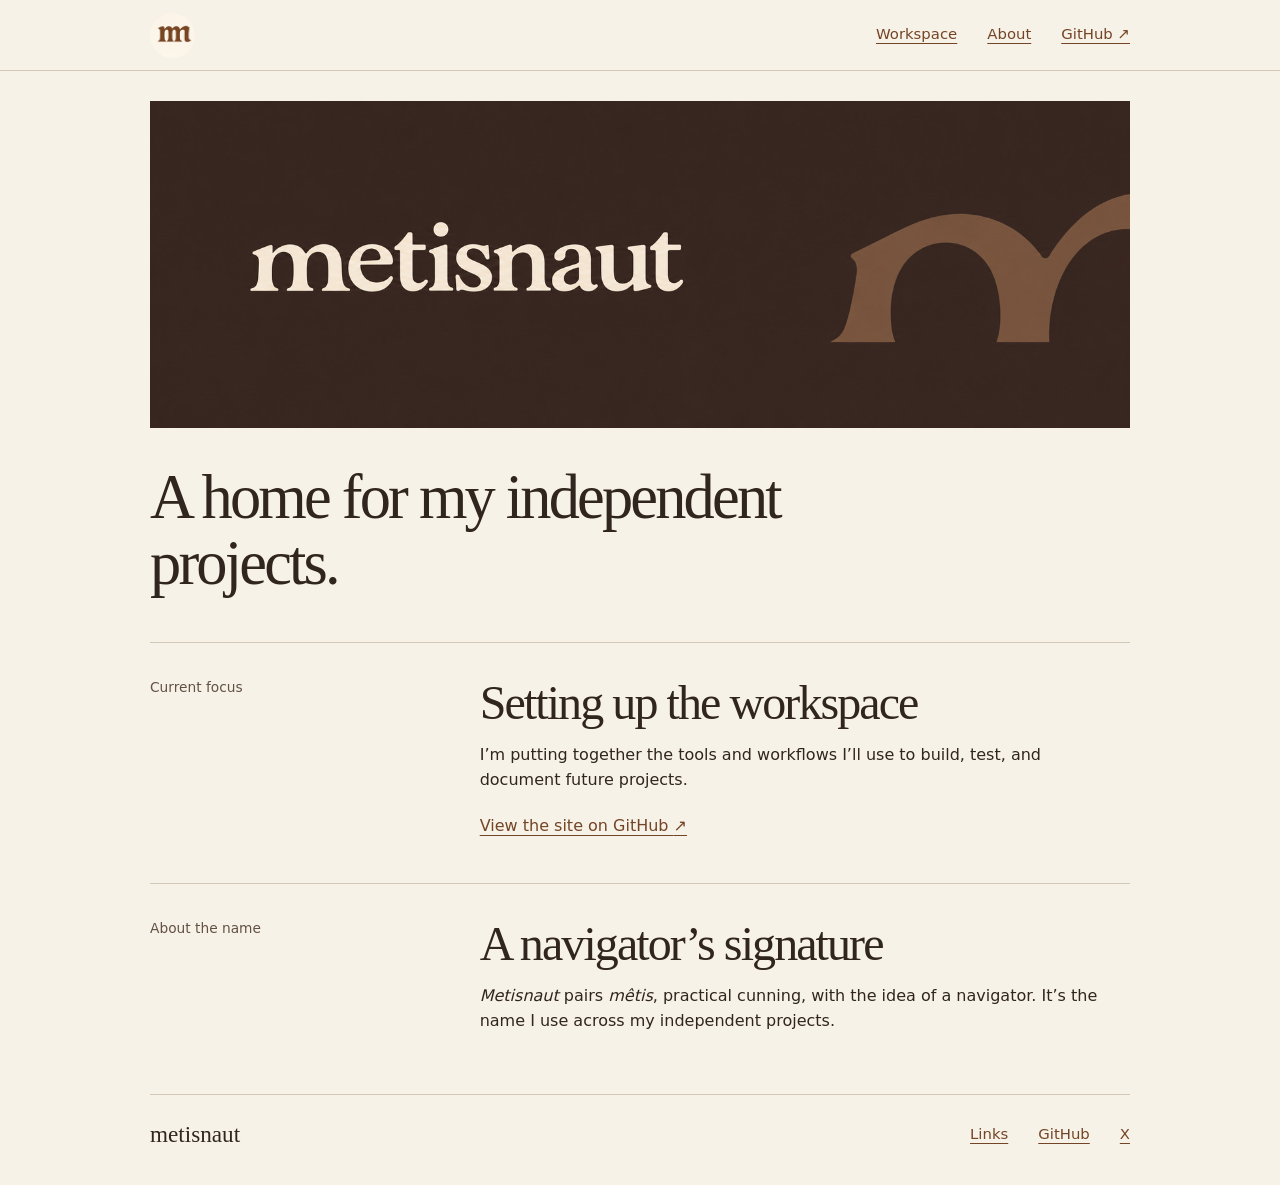
<file: index.html>
<!doctype html>
<html lang="en">
<head>
<meta charset="utf-8">
<meta name="viewport" content="width=device-width, initial-scale=1">
<meta name="description" content="The workspace for independent projects by metisnaut.">
<meta name="theme-color" content="#f7f2e7">
<title>metisnaut — Independent projects</title>
<link rel="canonical" href="https://metisnaut.github.io/">
<meta property="og:type" content="website">
<meta property="og:title" content="metisnaut — Independent projects">
<meta property="og:description" content="The workspace for independent projects by metisnaut.">
<meta property="og:url" content="https://metisnaut.github.io/">
<meta property="og:image" content="https://metisnaut.github.io/social-card.png">
<meta property="og:image:alt" content="metisnaut wordmark with the words Independent projects">
<meta name="twitter:card" content="summary_large_image">
<link rel="icon" type="image/png" href="mn.png">
<link rel="stylesheet" href="style.css">
</head>
<body>
<a class="skip" href="#main">Skip to content</a>
<header><div class="bar">
<a class="mark" href="./" aria-label="metisnaut home"><img src="mn.png" alt="" width="45" height="45"></a>
<nav aria-label="Main"><a href="#work">Workspace</a><a href="#about">About</a><a href="https://github.com/metisnaut">GitHub ↗</a></nav>
</div></header>
<main id="main">
<h1><img class="banner" src="banner.jpg" width="1500" height="500" alt="metisnaut"></h1>
<p class="lede">A home for my independent projects.</p>
<section id="work" class="split"><div class="side">Current focus</div><div>
<h2>Setting up the workspace</h2>
<p>I’m putting together the tools and workflows I’ll use to build, test, and document future projects.</p>
<a class="action" href="https://github.com/metisnaut/metisnaut.github.io">View the site on GitHub <span aria-hidden="true">↗</span></a>
</div></section>
<section id="about" class="split"><div class="side">About the name</div><div><h2>A navigator’s signature</h2><p><i>Metisnaut</i> pairs <i>mêtis</i>, practical cunning, with the idea of a navigator. It’s the name I use across my independent projects.</p></div></section>
</main>
<footer><span>metisnaut</span><nav aria-label="Social profiles"><a href="./links/index.html">Links</a><a href="https://github.com/metisnaut">GitHub</a><a href="https://x.com/metisnaut">X</a></nav></footer>
</body></html>
</file>
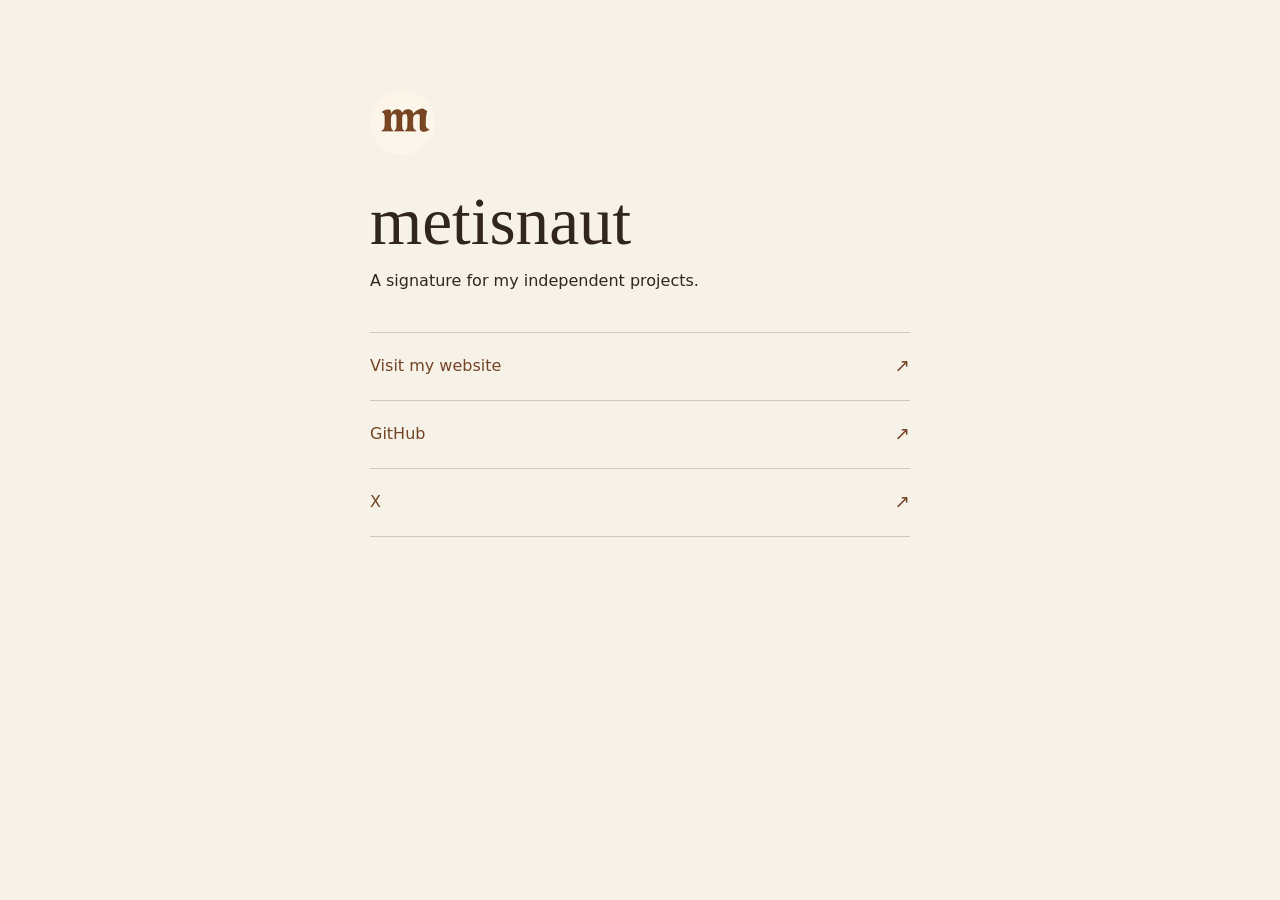
<file: links/index.html>
<!doctype html>
<html lang="en"><head><meta charset="utf-8"><meta name="viewport" content="width=device-width,initial-scale=1">
<title>Links · metisnaut</title><meta name="description" content="The website and official profiles of metisnaut.">
<link rel="canonical" href="https://metisnaut.github.io/links/"><link rel="icon" href="../mn.png">
<meta property="og:type" content="website"><meta property="og:title" content="Links · metisnaut"><meta property="og:description" content="My website, GitHub and X."><meta property="og:url" content="https://metisnaut.github.io/links/"><meta property="og:image" content="https://metisnaut.github.io/social-card.png"><meta property="og:image:alt" content="metisnaut wordmark on a brown banner and ivory background"><meta name="twitter:card" content="summary_large_image">
<style>
*{box-sizing:border-box}body{margin:0;background:#f7f2e7;color:#30261f;font:1rem/1.55 system-ui,sans-serif}main{width:min(100% - 42px,540px);margin:clamp(42px,10vh,100px) auto 48px}img{width:65px;height:65px;border-radius:50%}h1{font:normal clamp(2.8rem,10vw,4.2rem)/1.05 Georgia,serif;margin:24px 0 12px}p{max-width:36ch;margin:0 0 38px}nav{border-top:1px solid #d3c8b6}nav a{display:flex;align-items:center;justify-content:space-between;text-decoration:none;min-height:68px;border-bottom:1px solid #d3c8b6;color:#744426}a:hover{text-decoration:underline}a:focus-visible{outline:2px solid #744426;outline-offset:3px}nav span{font-size:1.15rem}
</style></head><body><main><img src="../mn.png" width="65" height="65" alt=""><h1>metisnaut</h1><p>A signature for my independent projects.</p>
<nav aria-label="Official links"><a href="../index.html">Visit my website <span aria-hidden="true">↗</span></a><a href="https://github.com/metisnaut">GitHub <span aria-hidden="true">↗</span></a><a href="https://x.com/metisnaut">X <span aria-hidden="true">↗</span></a></nav></main></body></html>
</file>
<file: style.css>
:root { color-scheme:light; --paper:#f7f2e7; --ink:#30261f; --walnut:#744426; --line:#d3c8b6; }
* {box-sizing:border-box}
html {scroll-behavior:smooth}
body {margin:0;background:var(--paper);color:var(--ink);font:1rem/1.55 system-ui,sans-serif}
main,.bar,footer {width:min(calc(100% - 44px),980px);margin:auto}
header {border-bottom:1px solid var(--line)}
.bar,footer,nav {display:flex;align-items:center;justify-content:space-between}
.bar {min-height:70px}
nav {gap:clamp(14px,3vw,30px)}
a {color:var(--walnut);text-decoration-thickness:1px;text-underline-offset:4px}
nav a {font-size:.93rem}
.mark img {display:block;border-radius:50%}
a:focus-visible {outline:2px solid var(--walnut);outline-offset:4px}
.skip {position:absolute;top:-100px;left:10px;background:white;padding:6px}
.skip:focus {top:8px}
h1 {margin:30px 0 0;font-size:1rem}
.banner {width:100%;height:auto;display:block}
.lede,h2,footer>span {font-family:Georgia,'Times New Roman',serif;font-weight:normal}
.lede {max-width:830px;font-size:clamp(2.05rem,5.8vw,3.9rem);line-height:1.06;letter-spacing:-.045em;margin:36px 0 46px}
.split {border-top:1px solid var(--line);padding:34px 0 44px;display:grid;grid-template-columns:1fr 2.1fr;gap:20px;scroll-margin-top:20px}
.side,.status {font-size:.86rem;color:#635144}
.status {display:flex;align-items:center;gap:8px;margin:0 0 9px}
.status span {width:7px;height:7px;background:var(--walnut);border-radius:50%}
h2 {font-size:clamp(1.8rem,4.3vw,3rem);line-height:1.08;letter-spacing:-.04em;margin:0 0 14px}
.split div>p:not(.status) {max-width:61ch;margin:0 0 16px}
.action {display:inline-block;margin-top:6px}
footer {border-top:1px solid var(--line);padding:22px 0 32px}
footer>span {font-size:1.45rem}
@media(max-width:600px){.split{grid-template-columns:1fr;gap:15px}.bar{min-height:60px}h1{margin-top:20px}.lede{margin:26px 0 34px}}
@media(prefers-reduced-motion:reduce){html{scroll-behavior:auto}}
</file>
